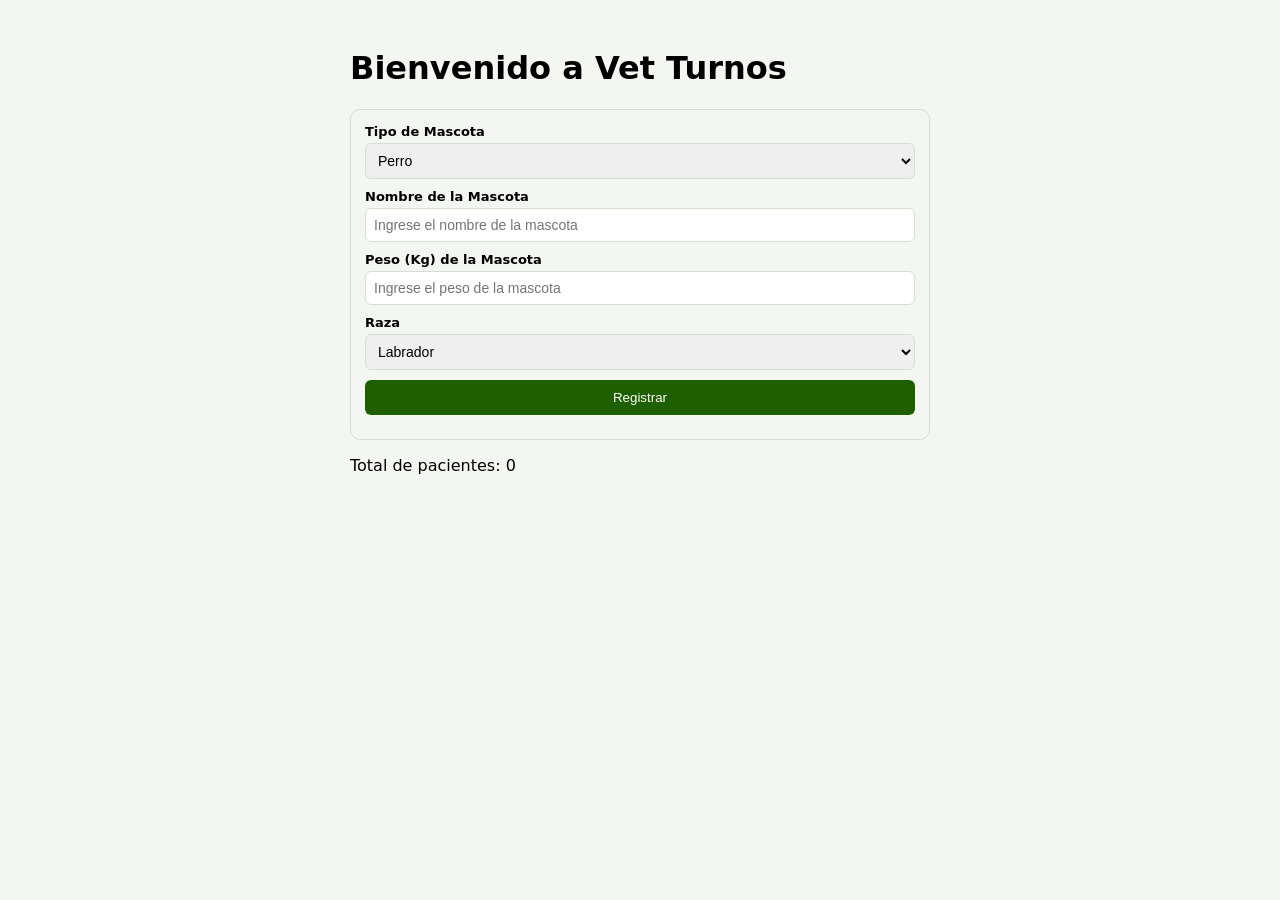
<file: index.html>
<!DOCTYPE html>
<html lang="sp">
<head>
    <meta charset="UTF-8">
    <meta name="viewport" content="width=device-width, initial-scale=1.0">
    <title>Vet Turnos</title>
    <link rel="stylesheet" href="estilos.css">
</head>
<body>
<main>
    <h1>Bienvenido a Vet Turnos</h1>

    <form id="formulario">
        <label>Tipo de Mascota
            <select id="tipo">
                <option value="perro">Perro</option>
                <option value="gato">Gato</option>
                <option value="ave">Ave</option>
            </select>
        </label>
        <label>Nombre de la Mascota
            <input type="text" id="nombre" required placeholder="Ingrese el nombre de la mascota">
            </label>
            <label>Peso (Kg) de la Mascota
                <input type="number" id="peso" required placeholder="Ingrese el peso de la mascota" step="0.01">
                </label>
                <label>
                    <span id="etiqueta">Raza</span>
                    <select id="extra">
                    </select>
                </label>
                <button type="submit">Registrar</button>
                <div id="mensaje"></div>
            </form>
            <ul id="lista"></ul>
            <p id="total"></p>
        </main>
        <!-- Script principal de la aplicación
         1. Abstracción solo
         <script src="programa.js"></script>
          -->
         <!-- 2. Script de abstracción + Encapsulamiento + Herencia -->
          <script src="herencia.js"></script>
        
</body>
</html>
</file>
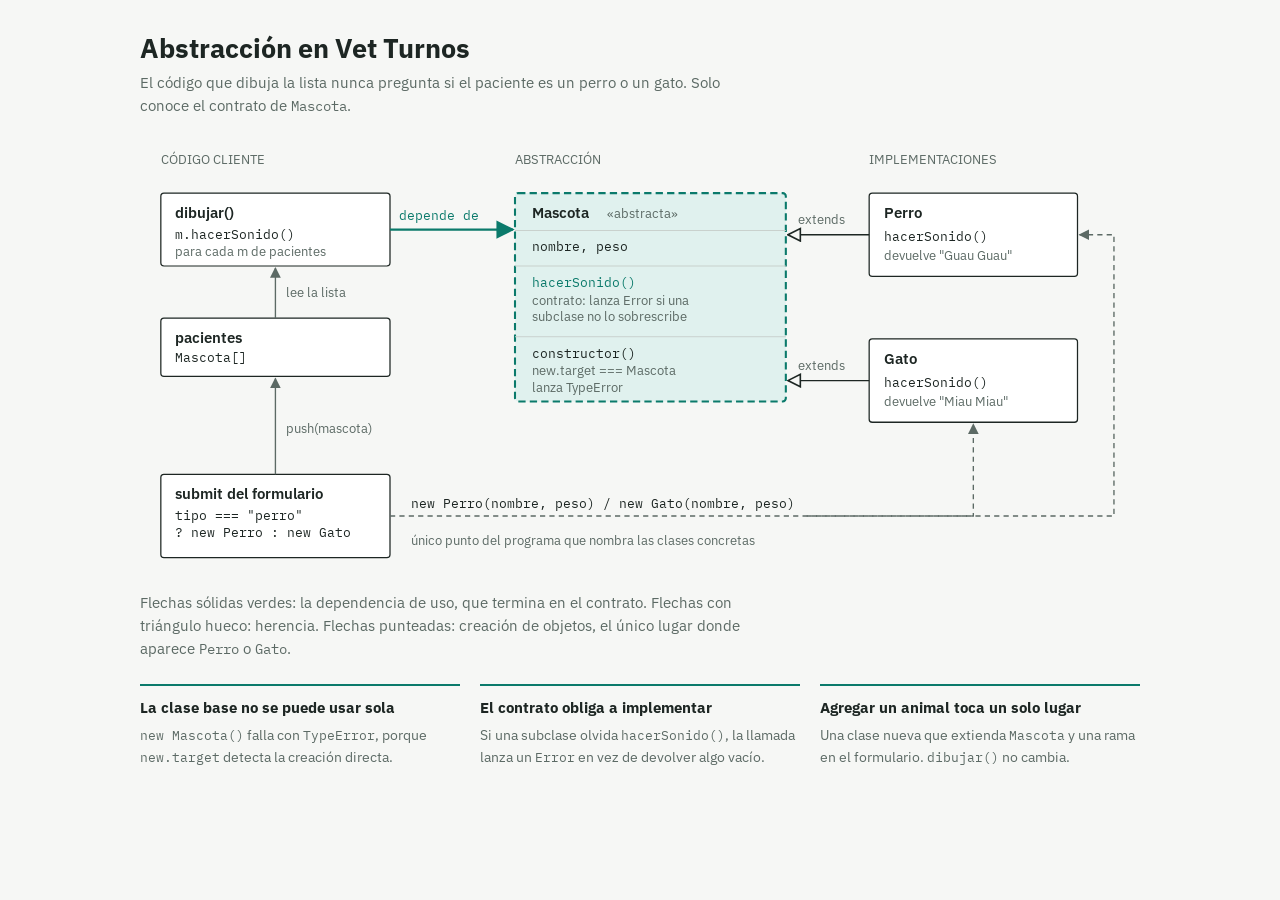
<file: img/10. Abstracción en Vet Turnos.html>
<!doctype html><html><head><meta charset=utf8><meta name=viewport content="width=device-width,initial-scale=1,viewport-fit=cover"><style>:root{color-scheme:light;box-sizing:border-box;padding-top:env(safe-area-inset-top,0px);padding-bottom:env(safe-area-inset-bottom,0px)}html{scroll-padding-top:env(safe-area-inset-top,0px)}body{margin:0;padding:0;font:14px -apple-system,BlinkMacSystemFont,sans-serif;background:#fff;color:#000}img{max-width:100%}[hidden]:not([hidden=until-found i]){display:none!important}</style></head><body>
<title>Abstracción en Vet Turnos</title>
<meta name="claude:viewport-fit-sides" content="cover">
<link rel="stylesheet" href="https://fonts.googleapis.com/css2?family=IBM+Plex+Mono:wght@400;500&family=IBM+Plex+Sans:wght@400;500;600&display=swap">
<style>
  /* Layout: cliente a la izquierda, abstracción al centro, clases concretas a la derecha; las flechas muestran quién depende de quién. */
  :root {
    --bg: #f6f7f5;
    --surface: #ffffff;
    --fg: #1d2623;
    --muted: #5c6a65;
    --line: #c9d1cd;
    --accent: #0b7a6b;
    --accent-soft: #e0f1ee;
    --font-body: "IBM Plex Sans", system-ui, sans-serif;
    --font-code: "IBM Plex Mono", ui-monospace, Consolas, monospace;
  }
  @media (prefers-color-scheme: dark) {
    :root:not([data-theme="light"]) {
      --bg: #121816; --surface: #19211e; --fg: #e4ebe8; --muted: #9aaaa4;
      --line: #35423d; --accent: #4fd1bc; --accent-soft: #163530; color-scheme: dark;
    }
  }
  :root[data-theme="dark"] {
    --bg: #121816; --surface: #19211e; --fg: #e4ebe8; --muted: #9aaaa4;
    --line: #35423d; --accent: #4fd1bc; --accent-soft: #163530; color-scheme: dark;
  }
  body {
    background: var(--bg); color: var(--fg); font-family: var(--font-body); font-size: 15px; line-height: 1.55;
    padding-block: 32px;
    padding-left: max(16px, env(safe-area-inset-left, 0px));
    padding-right: max(16px, env(safe-area-inset-right, 0px));
  }
  main { max-width: 1000px; margin: 0 auto; display: flex; flex-direction: column; gap: 24px; }
  h1 { font-size: 1.7rem; line-height: 1.2; margin: 0 0 6px; text-wrap: balance; }
  .lede { margin: 0; color: var(--muted); max-width: 65ch; }
  .scroll { overflow-x: auto; }
  figure { margin: 0; display: flex; flex-direction: column; gap: 12px; }
  svg { display: block; width: 100%; min-width: 720px; height: auto; }
  figcaption { color: var(--muted); max-width: 70ch; }
  code { font-family: var(--font-code); font-size: 0.9em; }
  .points { display: grid; grid-template-columns: repeat(auto-fit, minmax(240px, 1fr)); gap: 20px; }
  .points div { min-width: 0; border-top: 2px solid var(--accent); padding-top: 10px; }
  .points h2 { font-size: 0.95rem; margin: 0 0 4px; }
  .points p { margin: 0; color: var(--muted); font-size: 0.9rem; }

  /* SVG */
  svg text { fill: var(--fg); font-family: var(--font-body); font-size: 12.5px; }
  svg .code { font-family: var(--font-code); font-size: 12px; }
  svg .title { font-weight: 600; font-size: 14px; }
  svg .dim { fill: var(--muted); }
  svg .acc { fill: var(--accent); }
  svg .box { fill: var(--surface); stroke: var(--fg); stroke-width: 1.2; }
  svg .abs { fill: var(--accent-soft); stroke: var(--accent); stroke-width: 2; stroke-dasharray: 7 4; }
  svg .rule { stroke: var(--line); stroke-width: 1; }
  svg .flow { stroke: var(--muted); stroke-width: 1.3; fill: none; }
  svg .make { stroke: var(--muted); stroke-width: 1.3; fill: none; stroke-dasharray: 5 4; }
  svg .contract { stroke: var(--accent); stroke-width: 2.2; fill: none; }
  svg .inherit { stroke: var(--fg); stroke-width: 1.3; fill: none; }
  svg .head-flow { fill: var(--muted); }
  svg .head-contract { fill: var(--accent); }
  svg .head-inherit { fill: var(--bg); stroke: var(--fg); stroke-width: 1.3; }
</style>

<main>
  <header>
    <h1>Abstracción en Vet Turnos</h1>
    <p class="lede">El código que dibuja la lista nunca pregunta si el paciente es un perro o un gato. Solo conoce el contrato de <code>Mascota</code>.</p>
  </header>

  <figure>
    <div class="scroll">
      <svg viewBox="0 0 960 420" role="img" aria-label="Dibujar llama a hacerSonido() sobre el contrato abstracto Mascota. Perro y Gato extienden Mascota y lo implementan. Solo el manejador del formulario conoce las clases concretas y las crea con new.">
        <defs>
          <marker id="a-flow" viewBox="0 0 10 10" refX="9" refY="5" markerWidth="8" markerHeight="8" orient="auto"><polygon class="head-flow" points="0,0 10,5 0,10"/></marker>
          <marker id="a-contract" viewBox="0 0 10 10" refX="9" refY="5" markerWidth="8" markerHeight="8" orient="auto"><polygon class="head-contract" points="0,0 10,5 0,10"/></marker>
          <marker id="a-inherit" viewBox="0 0 12 12" refX="11" refY="6" markerWidth="11" markerHeight="11" orient="auto"><polygon class="head-inherit" points="1,1 11,6 1,11"/></marker>
        </defs>

        <!-- column headings -->
        <text x="20" y="22" class="dim">CÓDIGO CLIENTE</text>
        <text x="360" y="22" class="dim">ABSTRACCIÓN</text>
        <text x="700" y="22" class="dim">IMPLEMENTACIONES</text>

        <!-- client column -->
        <rect x="20" y="50" width="220" height="70" rx="3" class="box"/>
        <text x="34" y="74" class="title">dibujar()</text>
        <text x="34" y="94" class="code">m.hacerSonido()</text>
        <text x="34" y="110" class="dim">para cada m de pacientes</text>

        <rect x="20" y="170" width="220" height="56" rx="3" class="box"/>
        <text x="34" y="194" class="title">pacientes</text>
        <text x="34" y="212" class="code">Mascota[]</text>

        <rect x="20" y="320" width="220" height="80" rx="3" class="box"/>
        <text x="34" y="344" class="title">submit del formulario</text>
        <text x="34" y="364" class="code">tipo === "perro"</text>
        <text x="34" y="380" class="code">? new Perro : new Gato</text>

        <!-- client flow -->
        <line x1="130" y1="320" x2="130" y2="228" class="flow" marker-end="url(#a-flow)"/>
        <text x="140" y="280" class="dim">push(mascota)</text>
        <line x1="130" y1="170" x2="130" y2="122" class="flow" marker-end="url(#a-flow)"/>
        <text x="140" y="150" class="dim">lee la lista</text>

        <!-- abstract class -->
        <rect x="360" y="50" width="260" height="200" rx="3" class="abs"/>
        <text x="376" y="74" class="title">Mascota</text>
        <text x="448" y="74" class="dim">«abstracta»</text>
        <line x1="360" y1="86" x2="620" y2="86" class="rule"/>
        <text x="376" y="106" class="code">nombre, peso</text>
        <line x1="360" y1="120" x2="620" y2="120" class="rule"/>
        <text x="376" y="140" class="code acc">hacerSonido()</text>
        <text x="376" y="157" class="dim">contrato: lanza Error si una</text>
        <text x="376" y="173" class="dim">subclase no lo sobrescribe</text>
        <line x1="360" y1="188" x2="620" y2="188" class="rule"/>
        <text x="376" y="208" class="code">constructor()</text>
        <text x="376" y="225" class="dim">new.target === Mascota</text>
        <text x="376" y="241" class="dim">lanza TypeError</text>

        <!-- contract dependency -->
        <line x1="240" y1="85" x2="358" y2="85" class="contract" marker-end="url(#a-contract)"/>
        <text x="249" y="76" class="code acc">depende de</text>

        <!-- concrete classes -->
        <rect x="700" y="50" width="200" height="80" rx="3" class="box"/>
        <text x="714" y="74" class="title">Perro</text>
        <text x="714" y="96" class="code">hacerSonido()</text>
        <text x="714" y="114" class="dim">devuelve "Guau Guau"</text>

        <rect x="700" y="190" width="200" height="80" rx="3" class="box"/>
        <text x="714" y="214" class="title">Gato</text>
        <text x="714" y="236" class="code">hacerSonido()</text>
        <text x="714" y="254" class="dim">devuelve "Miau Miau"</text>

        <!-- inheritance -->
        <line x1="700" y1="90" x2="622" y2="90" class="inherit" marker-end="url(#a-inherit)"/>
        <text x="632" y="80" class="dim">extends</text>
        <line x1="700" y1="230" x2="622" y2="230" class="inherit" marker-end="url(#a-inherit)"/>
        <text x="632" y="220" class="dim">extends</text>

        <!-- construction: the only place that knows the concrete classes -->
        <polyline points="240,360 800,360 800,272" class="make" marker-end="url(#a-flow)"/>
        <polyline points="640,360 935,360 935,90 902,90" class="make" marker-end="url(#a-flow)"/>
        <text x="260" y="352" class="code">new Perro(nombre, peso)  /  new Gato(nombre, peso)</text>
        <text x="260" y="388" class="dim">único punto del programa que nombra las clases concretas</text>
      </svg>
    </div>
    <figcaption>Flechas sólidas verdes: la dependencia de uso, que termina en el contrato. Flechas con triángulo hueco: herencia. Flechas punteadas: creación de objetos, el único lugar donde aparece <code>Perro</code> o <code>Gato</code>.</figcaption>
  </figure>

  <section class="points" aria-label="Qué hace la abstracción">
    <div>
      <h2>La clase base no se puede usar sola</h2>
      <p><code>new Mascota()</code> falla con <code>TypeError</code>, porque <code>new.target</code> detecta la creación directa.</p>
    </div>
    <div>
      <h2>El contrato obliga a implementar</h2>
      <p>Si una subclase olvida <code>hacerSonido()</code>, la llamada lanza un <code>Error</code> en vez de devolver algo vacío.</p>
    </div>
    <div>
      <h2>Agregar un animal toca un solo lugar</h2>
      <p>Una clase nueva que extienda <code>Mascota</code> y una rama en el formulario. <code>dibujar()</code> no cambia.</p>
    </div>
  </section>
</main>

</body></html>
</file>
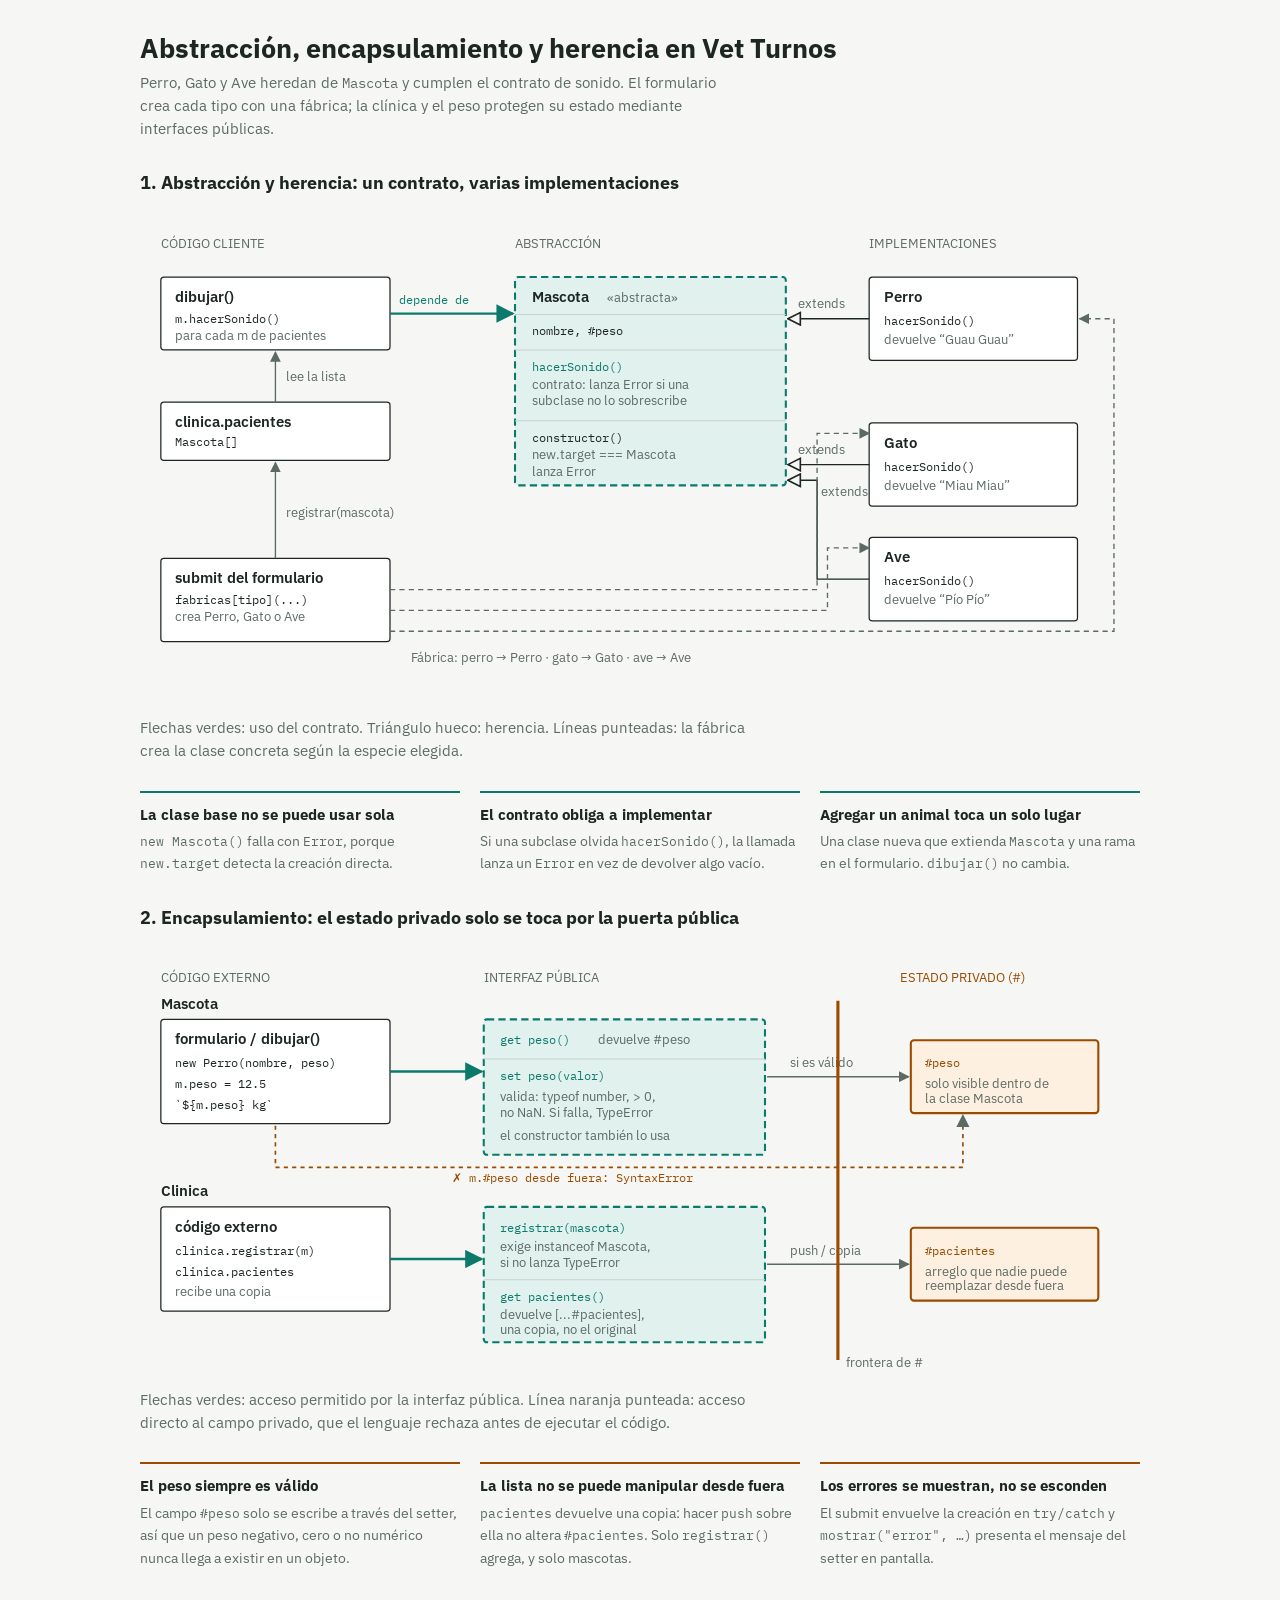
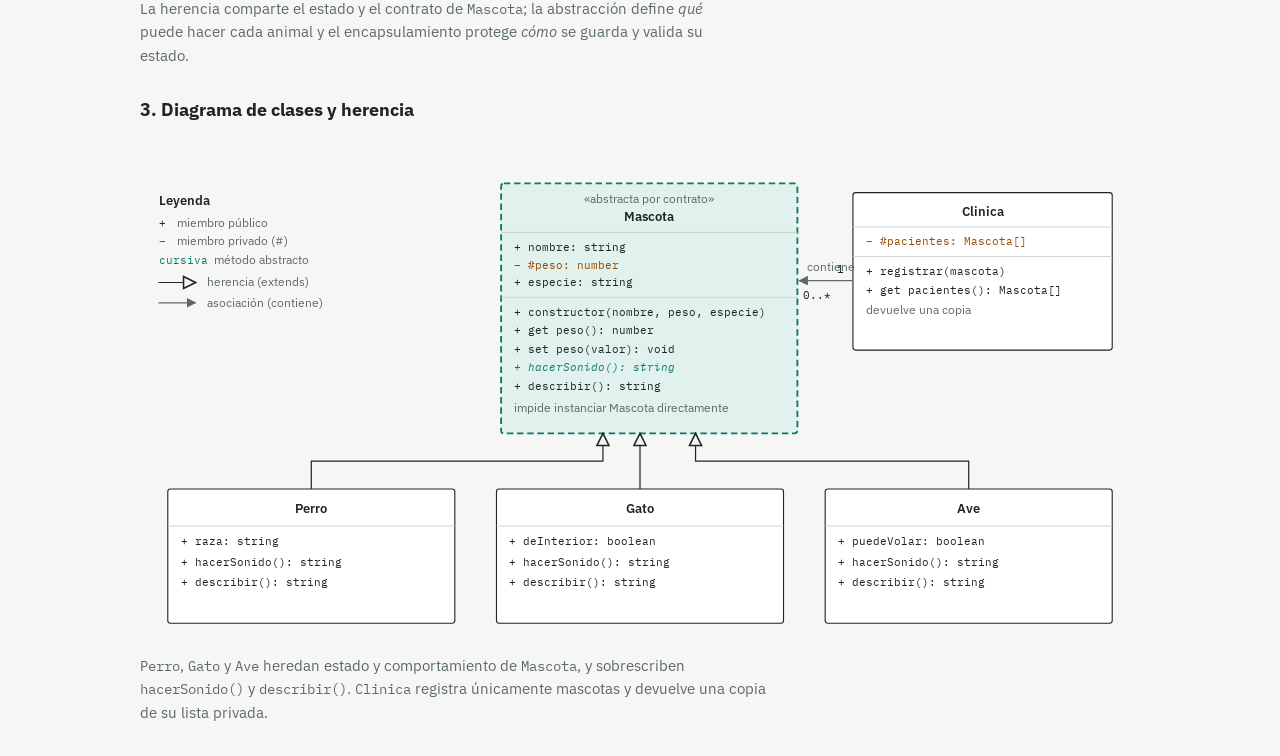
<file: img/Abstracción y encapsulamiento en Vet Turnos.html>
<!doctype html>
<html lang="es">
<head>
<meta charset="utf-8">
<meta name="viewport" content="width=device-width,initial-scale=1,viewport-fit=cover">
<title>Abstracción, encapsulamiento y herencia en Vet Turnos</title>
<link rel="stylesheet" href="https://fonts.googleapis.com/css2?family=IBM+Plex+Mono:wght@400;500&family=IBM+Plex+Sans:wght@400;500;600&display=swap">
<style>
  :root {
    color-scheme: light;
    box-sizing: border-box;
    padding-top: env(safe-area-inset-top, 0px);
    padding-bottom: env(safe-area-inset-bottom, 0px);
    --bg: #f6f7f5; --surface: #ffffff; --fg: #1d2623; --muted: #5c6a65;
    --line: #c9d1cd; --accent: #0b7a6b; --accent-soft: #e0f1ee;
    --lock: #9a4b00; --lock-soft: #fdf0e1;
    --font-body: "IBM Plex Sans", system-ui, sans-serif;
    --font-code: "IBM Plex Mono", ui-monospace, Consolas, monospace;
  }
  html { scroll-padding-top: env(safe-area-inset-top, 0px); }
  @media (prefers-color-scheme: dark) {
    :root:not([data-theme="light"]) {
      --bg: #121816; --surface: #19211e; --fg: #e4ebe8; --muted: #9aaaa4;
      --line: #35423d; --accent: #4fd1bc; --accent-soft: #163530;
      --lock: #f0a65a; --lock-soft: #3a2a17; color-scheme: dark;
    }
  }
  :root[data-theme="dark"] {
    --bg: #121816; --surface: #19211e; --fg: #e4ebe8; --muted: #9aaaa4;
    --line: #35423d; --accent: #4fd1bc; --accent-soft: #163530;
    --lock: #f0a65a; --lock-soft: #3a2a17; color-scheme: dark;
  }
  body {
    margin: 0; background: var(--bg); color: var(--fg); font-family: var(--font-body);
    font-size: 15px; line-height: 1.55; padding-block: 32px;
    padding-left: max(16px, env(safe-area-inset-left, 0px));
    padding-right: max(16px, env(safe-area-inset-right, 0px));
  }
  main { max-width: 1000px; margin: 0 auto; display: flex; flex-direction: column; gap: 28px; }
  h1 { font-size: 1.7rem; line-height: 1.2; margin: 0 0 6px; text-wrap: balance; }
  h2.sec { font-size: 1.15rem; margin: 0; }
  .lede { margin: 0; color: var(--muted); max-width: 65ch; }
  .scroll { overflow-x: auto; }
  figure { margin: 0; display: flex; flex-direction: column; gap: 12px; }
  svg { display: block; width: 100%; min-width: 720px; height: auto; }
  figcaption { color: var(--muted); max-width: 70ch; }
  code { font-family: var(--font-code); font-size: 0.9em; }
  .points { display: grid; grid-template-columns: repeat(auto-fit, minmax(240px, 1fr)); gap: 20px; }
  .points div { min-width: 0; border-top: 2px solid var(--accent); padding-top: 10px; }
  .points.lock div { border-top-color: var(--lock); }
  .points h3 { font-size: 0.95rem; margin: 0 0 4px; }
  .points p { margin: 0; color: var(--muted); font-size: 0.9rem; }

  svg text { fill: var(--fg); font-family: var(--font-body); font-size: 12.5px; }
  svg .code { font-family: var(--font-code); font-size: 12px; }
  svg .title { font-weight: 600; font-size: 14px; }
  svg .dim { fill: var(--muted); }
  svg .acc { fill: var(--accent); }
  svg .lk { fill: var(--lock); }
  svg .box { fill: var(--surface); stroke: var(--fg); stroke-width: 1.2; }
  svg .abs { fill: var(--accent-soft); stroke: var(--accent); stroke-width: 2; stroke-dasharray: 7 4; }
  svg .priv { fill: var(--lock-soft); stroke: var(--lock); stroke-width: 2; }
  svg .wall { stroke: var(--lock); stroke-width: 3; }
  svg .rule { stroke: var(--line); stroke-width: 1; }
  svg .flow { stroke: var(--muted); stroke-width: 1.3; fill: none; }
  svg .make { stroke: var(--muted); stroke-width: 1.3; fill: none; stroke-dasharray: 5 4; }
  svg .contract { stroke: var(--accent); stroke-width: 2.2; fill: none; }
  svg .inherit { stroke: var(--fg); stroke-width: 1.3; fill: none; }
  svg .blocked { stroke: var(--lock); stroke-width: 1.6; fill: none; stroke-dasharray: 4 4; }
  svg .head-flow { fill: var(--muted); }
  svg .head-contract { fill: var(--accent); }
  svg .head-inherit { fill: var(--bg); stroke: var(--fg); stroke-width: 1.3; }
</style>
</head>
<body>
<main>
  <header>
    <h1>Abstracción, encapsulamiento y herencia en Vet Turnos</h1>
    <p class="lede">Perro, Gato y Ave heredan de <code>Mascota</code> y cumplen el contrato de sonido. El formulario crea cada tipo con una fábrica; la clínica y el peso protegen su estado mediante interfaces públicas.</p>
  </header>

  <h2 class="sec">1. Abstracción y herencia: un contrato, varias implementaciones</h2>
  <figure>
    <div class="scroll">
      <svg viewBox="0 0 960 460" role="img" aria-label="Dibujar llama a hacerSonido() sobre el contrato de Mascota. Perro, Gato y Ave extienden Mascota e implementan el método. La fábrica crea la clase concreta seleccionada en el formulario.">
        <defs>
          <marker id="a-flow" viewBox="0 0 10 10" refX="9" refY="5" markerWidth="8" markerHeight="8" orient="auto"><polygon class="head-flow" points="0,0 10,5 0,10"/></marker>
          <marker id="a-contract" viewBox="0 0 10 10" refX="9" refY="5" markerWidth="8" markerHeight="8" orient="auto"><polygon class="head-contract" points="0,0 10,5 0,10"/></marker>
          <marker id="a-inherit" viewBox="0 0 12 12" refX="11" refY="6" markerWidth="11" markerHeight="11" orient="auto"><polygon class="head-inherit" points="1,1 11,6 1,11"/></marker>
        </defs>

        <text x="20" y="22" class="dim">CÓDIGO CLIENTE</text>
        <text x="360" y="22" class="dim">ABSTRACCIÓN</text>
        <text x="700" y="22" class="dim">IMPLEMENTACIONES</text>

        <rect x="20" y="50" width="220" height="70" rx="3" class="box"/>
        <text x="34" y="74" class="title">dibujar()</text>
        <text x="34" y="94" class="code">m.hacerSonido()</text>
        <text x="34" y="110" class="dim">para cada m de pacientes</text>

        <rect x="20" y="170" width="220" height="56" rx="3" class="box"/>
        <text x="34" y="194" class="title">clinica.pacientes</text>
        <text x="34" y="212" class="code">Mascota[]</text>

        <rect x="20" y="320" width="220" height="80" rx="3" class="box"/>
        <text x="34" y="344" class="title">submit del formulario</text>
        <text x="34" y="364" class="code">fabricas[tipo](...)</text>
        <text x="34" y="380" class="dim">crea Perro, Gato o Ave</text>

        <line x1="130" y1="320" x2="130" y2="228" class="flow" marker-end="url(#a-flow)"/>
        <text x="140" y="280" class="dim">registrar(mascota)</text>
        <line x1="130" y1="170" x2="130" y2="122" class="flow" marker-end="url(#a-flow)"/>
        <text x="140" y="150" class="dim">lee la lista</text>

        <rect x="360" y="50" width="260" height="200" rx="3" class="abs"/>
        <text x="376" y="74" class="title">Mascota</text>
        <text x="448" y="74" class="dim">«abstracta»</text>
        <line x1="360" y1="86" x2="620" y2="86" class="rule"/>
        <text x="376" y="106" class="code">nombre, #peso</text>
        <line x1="360" y1="120" x2="620" y2="120" class="rule"/>
        <text x="376" y="140" class="code acc">hacerSonido()</text>
        <text x="376" y="157" class="dim">contrato: lanza Error si una</text>
        <text x="376" y="173" class="dim">subclase no lo sobrescribe</text>
        <line x1="360" y1="188" x2="620" y2="188" class="rule"/>
        <text x="376" y="208" class="code">constructor()</text>
        <text x="376" y="225" class="dim">new.target === Mascota</text>
        <text x="376" y="241" class="dim">lanza Error</text>

        <line x1="240" y1="85" x2="358" y2="85" class="contract" marker-end="url(#a-contract)"/>
        <text x="249" y="76" class="code acc">depende de</text>

        <rect x="700" y="50" width="200" height="80" rx="3" class="box"/>
        <text x="714" y="74" class="title">Perro</text>
        <text x="714" y="96" class="code">hacerSonido()</text>
        <text x="714" y="114" class="dim">devuelve “Guau Guau”</text>

        <rect x="700" y="190" width="200" height="80" rx="3" class="box"/>
        <text x="714" y="214" class="title">Gato</text>
        <text x="714" y="236" class="code">hacerSonido()</text>
        <text x="714" y="254" class="dim">devuelve “Miau Miau”</text>

        <rect x="700" y="300" width="200" height="80" rx="3" class="box"/>
        <text x="714" y="324" class="title">Ave</text>
        <text x="714" y="346" class="code">hacerSonido()</text>
        <text x="714" y="364" class="dim">devuelve “Pío Pío”</text>

        <line x1="700" y1="90" x2="622" y2="90" class="inherit" marker-end="url(#a-inherit)"/>
        <text x="632" y="80" class="dim">extends</text>
        <line x1="700" y1="230" x2="622" y2="230" class="inherit" marker-end="url(#a-inherit)"/>
        <text x="632" y="220" class="dim">extends</text>
        <polyline points="700,340 650,340 650,245 622,245" class="inherit" marker-end="url(#a-inherit)"/>
        <text x="654" y="260" class="dim">extends</text>

        <polyline points="240,350 650,350 650,200 700,200" class="make" marker-end="url(#a-flow)"/>
        <polyline points="240,370 660,370 660,310 700,310" class="make" marker-end="url(#a-flow)"/>
        <polyline points="240,390 935,390 935,90 902,90" class="make" marker-end="url(#a-flow)"/>
        <text x="260" y="420" class="dim">Fábrica: perro → Perro · gato → Gato · ave → Ave</text>
      </svg>
    </div>
    <figcaption>Flechas verdes: uso del contrato. Triángulo hueco: herencia. Líneas punteadas: la fábrica crea la clase concreta según la especie elegida.</figcaption>
  </figure>

  <section class="points" aria-label="Qué hace la abstracción">
    <div>
      <h3>La clase base no se puede usar sola</h3>
      <p><code>new Mascota()</code> falla con <code>Error</code>, porque <code>new.target</code> detecta la creación directa.</p>
    </div>
    <div>
      <h3>El contrato obliga a implementar</h3>
      <p>Si una subclase olvida <code>hacerSonido()</code>, la llamada lanza un <code>Error</code> en vez de devolver algo vacío.</p>
    </div>
    <div>
      <h3>Agregar un animal toca un solo lugar</h3>
      <p>Una clase nueva que extienda <code>Mascota</code> y una rama en el formulario. <code>dibujar()</code> no cambia.</p>
    </div>
  </section>

  <h2 class="sec">2. Encapsulamiento: el estado privado solo se toca por la puerta pública</h2>
  <figure>
    <div class="scroll">
      <svg viewBox="0 0 960 400" role="img" aria-label="El código externo solo accede al peso de Mascota mediante el getter y setter públicos, que validan antes de escribir en el campo privado #peso. Del mismo modo, accede a Clinica mediante registrar y el getter pacientes, que devuelve una copia del arreglo privado #pacientes. El acceso directo a campos privados desde fuera es un error de sintaxis.">
        <defs>
          <marker id="b-flow" viewBox="0 0 10 10" refX="9" refY="5" markerWidth="8" markerHeight="8" orient="auto"><polygon class="head-flow" points="0,0 10,5 0,10"/></marker>
          <marker id="b-contract" viewBox="0 0 10 10" refX="9" refY="5" markerWidth="8" markerHeight="8" orient="auto"><polygon class="head-contract" points="0,0 10,5 0,10"/></marker>
        </defs>

        <text x="20" y="22" class="dim">CÓDIGO EXTERNO</text>
        <text x="330" y="22" class="dim">INTERFAZ PÚBLICA</text>
        <text x="730" y="22" class="lk">ESTADO PRIVADO (#)</text>

        <!-- row 1: Mascota -->
        <text x="20" y="48" class="title">Mascota</text>
        <rect x="20" y="58" width="220" height="100" rx="3" class="box"/>
        <text x="34" y="82" class="title">formulario / dibujar()</text>
        <text x="34" y="104" class="code">new Perro(nombre, peso)</text>
        <text x="34" y="124" class="code">m.peso = 12.5</text>
        <text x="34" y="144" class="code">`${m.peso} kg`</text>

        <rect x="330" y="58" width="270" height="130" rx="3" class="abs"/>
        <text x="346" y="82" class="code acc">get peso()</text>
        <text x="440" y="82" class="dim">devuelve #peso</text>
        <line x1="330" y1="96" x2="600" y2="96" class="rule"/>
        <text x="346" y="116" class="code acc">set peso(valor)</text>
        <text x="346" y="136" class="dim">valida: typeof number, &gt; 0,</text>
        <text x="346" y="152" class="dim">no NaN. Si falla, TypeError</text>
        <text x="346" y="174" class="dim">el constructor también lo usa</text>

        <rect x="740" y="78" width="180" height="70" rx="3" class="priv"/>
        <text x="754" y="104" class="code lk">#peso</text>
        <text x="754" y="124" class="dim">solo visible dentro de</text>
        <text x="754" y="138" class="dim">la clase Mascota</text>

        <line x1="240" y1="108" x2="328" y2="108" class="contract" marker-end="url(#b-contract)"/>
        <line x1="602" y1="113" x2="738" y2="113" class="flow" marker-end="url(#b-flow)"/>
        <text x="624" y="104" class="dim">si es válido</text>

        <!-- row 2: Clinica -->
        <text x="20" y="228" class="title">Clinica</text>
        <rect x="20" y="238" width="220" height="100" rx="3" class="box"/>
        <text x="34" y="262" class="title">código externo</text>
        <text x="34" y="284" class="code">clinica.registrar(m)</text>
        <text x="34" y="304" class="code">clinica.pacientes</text>
        <text x="34" y="324" class="dim">recibe una copia</text>

        <rect x="330" y="238" width="270" height="130" rx="3" class="abs"/>
        <text x="346" y="262" class="code acc">registrar(mascota)</text>
        <text x="346" y="280" class="dim">exige instanceof Mascota,</text>
        <text x="346" y="296" class="dim">si no lanza TypeError</text>
        <line x1="330" y1="308" x2="600" y2="308" class="rule"/>
        <text x="346" y="328" class="code acc">get pacientes()</text>
        <text x="346" y="346" class="dim">devuelve [...#pacientes],</text>
        <text x="346" y="360" class="dim">una copia, no el original</text>

        <rect x="740" y="258" width="180" height="70" rx="3" class="priv"/>
        <text x="754" y="284" class="code lk">#pacientes</text>
        <text x="754" y="304" class="dim">arreglo que nadie puede</text>
        <text x="754" y="318" class="dim">reemplazar desde fuera</text>

        <line x1="240" y1="288" x2="328" y2="288" class="contract" marker-end="url(#b-contract)"/>
        <line x1="602" y1="293" x2="738" y2="293" class="flow" marker-end="url(#b-flow)"/>
        <text x="624" y="284" class="dim">push / copia</text>

        <!-- wall -->
        <line x1="670" y1="40" x2="670" y2="385" class="wall"/>
        <text x="678" y="392" class="dim">frontera de #</text>

        <!-- blocked access -->
        <polyline points="130,160 130,200 790,200 790,150" class="blocked" marker-end="url(#b-flow)"/>
        <text x="300" y="214" class="code lk">✗ m.#peso desde fuera: SyntaxError</text>
      </svg>
    </div>
    <figcaption>Flechas verdes: acceso permitido por la interfaz pública. Línea naranja punteada: acceso directo al campo privado, que el lenguaje rechaza antes de ejecutar el código.</figcaption>
  </figure>

  <section class="points lock" aria-label="Qué hace el encapsulamiento">
    <div>
      <h3>El peso siempre es válido</h3>
      <p>El campo <code>#peso</code> solo se escribe a través del setter, así que un peso negativo, cero o no numérico nunca llega a existir en un objeto.</p>
    </div>
    <div>
      <h3>La lista no se puede manipular desde fuera</h3>
      <p><code>pacientes</code> devuelve una copia: hacer <code>push</code> sobre ella no altera <code>#pacientes</code>. Solo <code>registrar()</code> agrega, y solo mascotas.</p>
    </div>
    <div>
      <h3>Los errores se muestran, no se esconden</h3>
      <p>El submit envuelve la creación en <code>try/catch</code> y <code>mostrar("error", …)</code> presenta el mensaje del setter en pantalla.</p>
    </div>
  </section>

  <p class="lede">La herencia comparte el estado y el contrato de <code>Mascota</code>; la abstracción define <em>qué</em> puede hacer cada animal y el encapsulamiento protege <em>cómo</em> se guarda y valida su estado.</p>

  <h2 class="sec">3. Diagrama de clases y herencia</h2>
  <figure>
    <div class="scroll">
      <svg viewBox="0 0 1080 530" role="img" aria-label="Diagrama de clases de Vet Turnos: Mascota protege el peso y define sonido y descripción. Perro, Gato y Ave heredan de Mascota e implementan esos métodos. Clinica registra mascotas y expone una copia de su lista privada.">
        <defs>
          <marker id="c-flow" viewBox="0 0 10 10" refX="9" refY="5" markerWidth="8" markerHeight="8" orient="auto"><polygon class="head-flow" points="0,0 10,5 0,10"/></marker>
          <marker id="c-inherit" viewBox="0 0 12 12" refX="11" refY="6" markerWidth="12" markerHeight="12" orient="auto"><polygon class="head-inherit" points="1,1 11,6 1,11"/></marker>
        </defs>

        <!-- legend -->
        <text x="20" y="58" class="title">Leyenda</text>
        <text x="20" y="82" class="code">+</text><text x="40" y="82" class="dim">miembro público</text>
        <text x="20" y="102" class="code lk">−</text><text x="40" y="102" class="dim">miembro privado (#)</text>
        <text x="20" y="122" class="code acc">cursiva</text><text x="80" y="122" class="dim">método abstracto</text>
        <line x1="20" y1="142" x2="60" y2="142" class="inherit" marker-end="url(#c-inherit)"/><text x="72" y="146" class="dim">herencia (extends)</text>
        <line x1="20" y1="164" x2="60" y2="164" class="flow" marker-end="url(#c-flow)"/><text x="72" y="168" class="dim">asociación (contiene)</text>

        <!-- Clinica -->
        <rect x="770" y="45" width="280" height="170" rx="3" class="box"/>
        <text x="910" y="70" text-anchor="middle" class="title">Clinica</text>
        <line x1="770" y1="82" x2="1050" y2="82" class="rule"/>
        <text x="784" y="102" class="code lk">− #pacientes: Mascota[]</text>
        <line x1="770" y1="114" x2="1050" y2="114" class="rule"/>
        <text x="784" y="134" class="code">+ registrar(mascota)</text>
        <text x="784" y="154" class="code">+ get pacientes(): Mascota[]</text>
        <text x="784" y="176" class="dim">devuelve una copia</text>

        <!-- Mascota -->
        <rect x="390" y="35" width="320" height="270" rx="3" class="abs"/>
        <text x="550" y="56" text-anchor="middle" class="dim">«abstracta por contrato»</text>
        <text x="550" y="76" text-anchor="middle" class="title">Mascota</text>
        <line x1="390" y1="88" x2="710" y2="88" class="rule"/>
        <text x="404" y="108" class="code">+ nombre: string</text>
        <text x="404" y="127" class="code lk">− #peso: number</text>
        <text x="404" y="146" class="code">+ especie: string</text>
        <line x1="390" y1="158" x2="710" y2="158" class="rule"/>
        <text x="404" y="178" class="code">+ constructor(nombre, peso, especie)</text>
        <text x="404" y="198" class="code">+ get peso(): number</text>
        <text x="404" y="218" class="code">+ set peso(valor): void</text>
        <text x="404" y="238" class="code acc" font-style="italic">+ hacerSonido(): string</text>
        <text x="404" y="258" class="code">+ describir(): string</text>
        <text x="404" y="282" class="dim">impide instanciar Mascota directamente</text>

        <!-- Relaciones -->
        <line x1="770" y1="140" x2="712" y2="140" class="flow" marker-end="url(#c-flow)"/>
        <text x="760" y="132" text-anchor="end" class="code">1</text>
        <text x="716" y="160" class="code">0..*</text>
        <text x="720" y="130" class="dim">contiene</text>
        <polyline points="185,365 185,335 500,335 500,305" class="inherit" marker-end="url(#c-inherit)"/>
        <line x1="540" y1="365" x2="540" y2="305" class="inherit" marker-end="url(#c-inherit)"/>
        <polyline points="895,365 895,335 600,335 600,305" class="inherit" marker-end="url(#c-inherit)"/>

        <!-- Perro -->
        <rect x="30" y="365" width="310" height="145" rx="3" class="box"/>
        <text x="185" y="391" text-anchor="middle" class="title">Perro</text>
        <line x1="30" y1="405" x2="340" y2="405" class="rule"/>
        <text x="44" y="426" class="code">+ raza: string</text>
        <text x="44" y="448" class="code">+ hacerSonido(): string</text>
        <text x="44" y="470" class="code">+ describir(): string</text>

        <!-- Gato -->
        <rect x="385" y="365" width="310" height="145" rx="3" class="box"/>
        <text x="540" y="391" text-anchor="middle" class="title">Gato</text>
        <line x1="385" y1="405" x2="695" y2="405" class="rule"/>
        <text x="399" y="426" class="code">+ deInterior: boolean</text>
        <text x="399" y="448" class="code">+ hacerSonido(): string</text>
        <text x="399" y="470" class="code">+ describir(): string</text>

        <!-- Ave -->
        <rect x="740" y="365" width="310" height="145" rx="3" class="box"/>
        <text x="895" y="391" text-anchor="middle" class="title">Ave</text>
        <line x1="740" y1="405" x2="1050" y2="405" class="rule"/>
        <text x="754" y="426" class="code">+ puedeVolar: boolean</text>
        <text x="754" y="448" class="code">+ hacerSonido(): string</text>
        <text x="754" y="470" class="code">+ describir(): string</text>
      </svg>
    </div>
    <figcaption><code>Perro</code>, <code>Gato</code> y <code>Ave</code> heredan estado y comportamiento de <code>Mascota</code>, y sobrescriben <code>hacerSonido()</code> y <code>describir()</code>. <code>Clinica</code> registra únicamente mascotas y devuelve una copia de su lista privada.</figcaption>
  </figure>
</main>
</body>
</html>
</file>
<file: estilos.css>
:root{
--verde: #1e5f00;
--claro: #e6f3de;
--linea: #d6dfcf;
--rojo: #b3261e;

}

body{
    font-family: system-ui, sans-serif;
    background: #f4f7f1;
    color:#1b2418
    margin:0;
    padding: 20px;
}

main{max-width: 580px; margin: 0 auto;}

form{
    backgroung: #fff;
    border: 1px solid var(--linea);
    border-radius: 10px;
    padding: 14px;
    display: grid;
    gap: 10px;

}

label {display: grid;gap: 4px; font-size: 13px; font-weight: 600; }
input, select { padding: 8px; border: 1px solid var(--linea); border-radius: 6px; font-size: 14px; }
button{background: var(--verde); color: #fff; border: 0; padding: 10px; border-radius: 6px; font-weight: 700px; cursor: pointer;}
</file>
